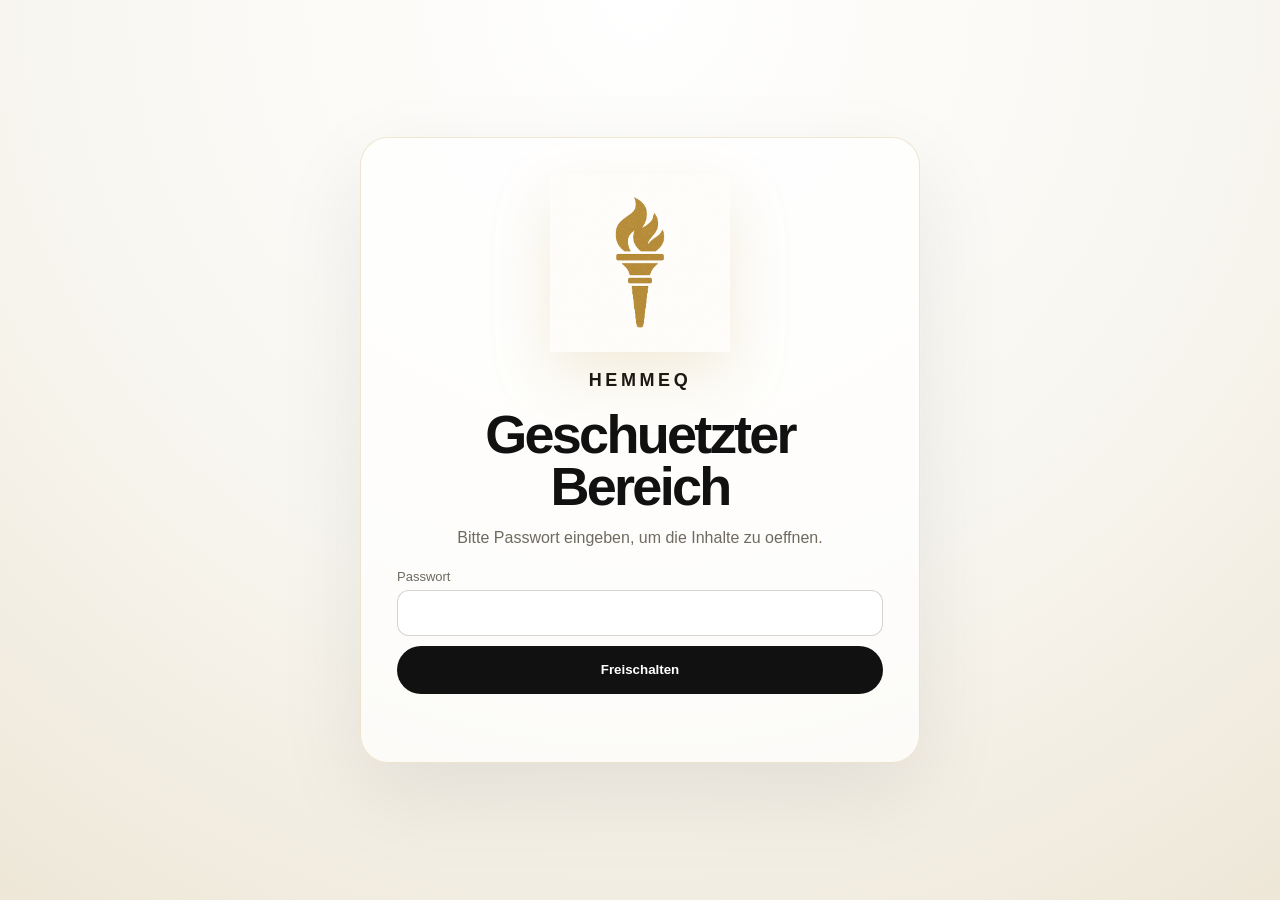
<file: index.html>
<!DOCTYPE html>
<html lang="de">
<head>
  <meta charset="UTF-8" />
  <meta name="viewport" content="width=device-width, initial-scale=1.0" />
  <link rel="icon" type="image/png" href="assets/images/hemmeq_logo_transparent.png" />
  <link rel="apple-touch-icon" href="assets/images/hemmeq_favicon.png" />
  <title>HEMMEQ</title>
  <link rel="stylesheet" href="assets/css/main.css" />
  <script src="assets/js/auth-guard.js"></script>
</head>
<body class="page-home">
  <div class="page">
    <header>
      <div class="brand">
        <img src="assets/images/logo.jpg" alt="HEMMEQ Logo" />
        <span>HEMMEQ</span>
      </div>
      <nav aria-label="Hauptnavigation">
        <a href="index.html">Start</a>
        <a href="about.html">Ueber uns</a>
        <a href="kunden.html">Kunden</a>
      </nav>
    </header>

    <main>
      <section>
        <div class="eyebrow">KI Beratung und Automatisierung</div>
        <h1>KI, die im Alltag wirkt.</h1>
        <p class="subline">
          HEMMEQ unterstutzt Unternehmen bei der Einfuhrung von KI in Prozesse, Vertrieb und Operations. Wir verbinden Strategie, Umsetzung und Schulung fur messbare Ergebnisse.
        </p>
        <div class="actions">
          <button class="button" id="openBooking" type="button">Termin buchen</button>
          <a class="button secondary" href="about.html">Ueber HEMMEQ</a>
          <a class="button secondary" href="kunden.html">Unsere Kunden</a>
          <a class="button secondary" href="mailto:viktor@hemmeq.com">Kontakt aufnehmen</a>
        </div>
      </section>

      <section class="logo-stage" aria-label="HEMMEQ Logo">
        <img src="assets/images/logo.jpg" alt="Goldene Fackel als HEMMEQ Logo" />
      </section>
    </main>

    <footer>
      <span>&copy; 2026 HEMMEQ. Alle Rechte vorbehalten.</span>
      <span>KI Beratung fur nachhaltiges Wachstum.</span>
    </footer>
  </div>

  <div class="modal-backdrop" id="bookingModal" aria-hidden="true">
    <div class="modal" role="dialog" aria-modal="true" aria-labelledby="bookingTitle">
      <h2 id="bookingTitle">Erstgesprach buchen</h2>
      <p>Wahlen Sie Ihren Wunschtermin. Wir bestatigen den Slot per E-Mail.</p>
      <form class="booking-form" id="bookingForm">
        <div>
          <label for="bookingDate">Datum</label>
          <input id="bookingDate" name="date" type="date" required />
        </div>
        <div>
          <label for="bookingTime">Uhrzeit</label>
          <input id="bookingTime" name="time" type="time" required />
        </div>
        <div>
          <label for="bookingName">Name</label>
          <input id="bookingName" name="name" type="text" required />
        </div>
        <div>
          <label for="bookingEmail">E-Mail</label>
          <input id="bookingEmail" name="email" type="email" required />
        </div>
        <div class="modal-actions">
          <button class="button" type="submit">Anfrage senden</button>
          <button class="button secondary" type="button" id="closeBooking">Schliessen</button>
        </div>
        <div class="status" id="bookingStatus">Vielen Dank. Ihre Terminanfrage wurde vorbereitet.</div>
      </form>
    </div>
  </div>

  <script src="assets/js/booking.js"></script>
</body>
</html>
</file>
<file: assets/css/main.css>
:root {
  --gold: #b8912d;
  --black: #111111;
  --white: #f8f6f0;
  --muted: #6f6a5f;
}

* {
  box-sizing: border-box;
  margin: 0;
  padding: 0;
}

body {
  min-height: 100vh;
  font-family: Arial, Helvetica, sans-serif;
  background: radial-gradient(circle at top, #ffffff 0%, var(--white) 55%, #eee7d8 100%);
  color: var(--black);
  display: flex;
  align-items: center;
  justify-content: center;
  padding: 24px;
}

.page {
  width: 100%;
  max-width: 1100px;
  min-height: 680px;
  background: rgba(255, 255, 255, 0.72);
  border: 1px solid rgba(184, 145, 45, 0.22);
  border-radius: 28px;
  box-shadow: 0 32px 90px rgba(17, 17, 17, 0.08);
  padding: 36px;
  display: flex;
  flex-direction: column;
  justify-content: space-between;
}

header {
  display: flex;
  align-items: center;
  justify-content: space-between;
  gap: 24px;
}

.brand {
  display: flex;
  align-items: center;
  gap: 14px;
  font-weight: 700;
  letter-spacing: 0.18em;
  font-size: 18px;
}

.brand img {
  width: 44px;
  height: 44px;
  object-fit: contain;
}

nav {
  display: flex;
  gap: 28px;
  font-size: 14px;
  color: var(--muted);
}

nav a {
  color: inherit;
  text-decoration: none;
}

nav a.active {
  color: var(--black);
  font-weight: 700;
}

.button {
  display: inline-flex;
  align-items: center;
  justify-content: center;
  min-height: 50px;
  padding: 0 22px;
  border-radius: 999px;
  border: 0;
  background: var(--black);
  color: #ffffff;
  text-decoration: none;
  font-weight: 700;
  font-size: 14px;
  cursor: pointer;
}

.button.secondary {
  background: transparent;
  color: var(--black);
  border: 1px solid rgba(17, 17, 17, 0.16);
}

footer {
  display: flex;
  justify-content: space-between;
  gap: 20px;
  color: var(--muted);
  font-size: 13px;
  border-top: 1px solid rgba(17, 17, 17, 0.08);
  padding-top: 22px;
}

.page-home main {
  display: grid;
  grid-template-columns: 1.1fr 0.9fr;
  align-items: center;
  gap: 56px;
  padding: 80px 16px;
}

.page-home .eyebrow {
  color: var(--gold);
  font-size: 13px;
  font-weight: 700;
  letter-spacing: 0.18em;
  text-transform: uppercase;
  margin-bottom: 22px;
}

.page-home h1 {
  font-size: clamp(48px, 8vw, 92px);
  line-height: 0.92;
  letter-spacing: -0.06em;
  margin-bottom: 28px;
}

.page-home .subline {
  max-width: 560px;
  color: var(--muted);
  font-size: 20px;
  line-height: 1.55;
  margin-bottom: 36px;
}

.page-home .actions {
  display: flex;
  flex-wrap: wrap;
  gap: 14px;
  align-items: center;
}

.page-home .logo-stage {
  display: flex;
  align-items: center;
  justify-content: center;
  min-height: 380px;
  border-radius: 36px;
  background: linear-gradient(145deg, rgba(184, 145, 45, 0.13), rgba(255, 255, 255, 0.65));
  border: 1px solid rgba(184, 145, 45, 0.2);
}

.page-home .logo-stage img {
  width: min(260px, 70%);
  height: auto;
  filter: drop-shadow(0 24px 30px rgba(184, 145, 45, 0.16));
}

.page-home .modal-backdrop {
  position: fixed;
  inset: 0;
  background: rgba(17, 17, 17, 0.45);
  display: none;
  align-items: center;
  justify-content: center;
  padding: 24px;
  z-index: 20;
}

.page-home .modal-backdrop.active {
  display: flex;
}

.page-home .modal {
  width: min(540px, 100%);
  background: #ffffff;
  border-radius: 22px;
  border: 1px solid rgba(184, 145, 45, 0.22);
  box-shadow: 0 30px 60px rgba(17, 17, 17, 0.2);
  padding: 26px;
}

.page-home .modal h2 {
  font-size: 28px;
  margin-bottom: 8px;
  letter-spacing: -0.03em;
}

.page-home .modal p {
  color: var(--muted);
  margin-bottom: 18px;
  line-height: 1.45;
}

.page-home .booking-form {
  display: grid;
  gap: 12px;
}

.page-home .booking-form label {
  font-size: 13px;
  color: var(--muted);
  margin-bottom: 4px;
  display: block;
}

.page-home .booking-form input {
  width: 100%;
  border: 1px solid rgba(17, 17, 17, 0.18);
  border-radius: 12px;
  min-height: 44px;
  padding: 10px 12px;
  font: inherit;
  color: var(--black);
}

.page-home .modal-actions {
  display: flex;
  gap: 10px;
  margin-top: 6px;
}

.page-home .status {
  display: none;
  margin-top: 8px;
  color: #1d5f37;
  font-size: 14px;
}

.page-home .status.visible {
  display: block;
}

.page-about main {
  display: grid;
  grid-template-columns: 1fr 0.95fr;
  align-items: center;
  gap: 56px;
  padding: 64px 16px;
}

.page-about .eyebrow {
  color: var(--gold);
  font-size: 13px;
  font-weight: 700;
  letter-spacing: 0.18em;
  text-transform: uppercase;
  margin-bottom: 18px;
}

.page-about h1 {
  font-size: clamp(38px, 6.2vw, 70px);
  line-height: 0.96;
  letter-spacing: -0.05em;
  margin-bottom: 22px;
}

.page-about .intro,
.page-about .body-text {
  color: var(--muted);
  line-height: 1.65;
  margin-bottom: 18px;
  font-size: 18px;
  max-width: 600px;
}

.page-about .actions {
  display: flex;
  flex-wrap: wrap;
  gap: 14px;
  margin-top: 14px;
}

.page-about .profile-stage {
  border-radius: 34px;
  padding: 18px;
  background: linear-gradient(145deg, rgba(184, 145, 45, 0.13), rgba(255, 255, 255, 0.65));
  border: 1px solid rgba(184, 145, 45, 0.2);
}

.page-about .profile-stage img {
  width: 100%;
  height: auto;
  border-radius: 24px;
  object-fit: cover;
  display: block;
  box-shadow: 0 20px 36px rgba(17, 17, 17, 0.16);
}

.page-about .profile-caption {
  margin-top: 12px;
  font-size: 13px;
  color: var(--muted);
  text-align: center;
}

.page-kunden main {
  padding: 64px 8px;
}

.page-kunden .eyebrow {
  color: var(--gold);
  font-size: 13px;
  font-weight: 700;
  letter-spacing: 0.18em;
  text-transform: uppercase;
  margin-bottom: 14px;
}

.page-kunden h1 {
  font-size: clamp(38px, 6.2vw, 68px);
  line-height: 0.96;
  letter-spacing: -0.05em;
  margin-bottom: 20px;
  max-width: 760px;
}

.page-kunden .intro {
  color: var(--muted);
  line-height: 1.65;
  margin-bottom: 30px;
  font-size: 18px;
  max-width: 760px;
}

.page-kunden .client-grid {
  display: grid;
  grid-template-columns: repeat(3, minmax(0, 1fr));
  gap: 16px;
}

.page-kunden .client-card {
  border-radius: 20px;
  border: 1px solid rgba(184, 145, 45, 0.2);
  background: linear-gradient(145deg, rgba(184, 145, 45, 0.09), rgba(255, 255, 255, 0.95));
  padding: 22px;
  min-height: 170px;
  display: flex;
  flex-direction: column;
  justify-content: space-between;
}

.page-kunden .client-name {
  font-size: 24px;
  line-height: 1.15;
  letter-spacing: -0.03em;
  margin-bottom: 12px;
}

.page-kunden .client-note {
  font-size: 14px;
  color: var(--muted);
  line-height: 1.55;
}

.page-kunden .actions {
  display: flex;
  flex-wrap: wrap;
  gap: 14px;
  margin-top: 24px;
}

.page-login .page {
  max-width: 560px;
  min-height: 0;
  text-align: center;
}

.page-login .logo {
  width: min(180px, 42vw);
  height: auto;
  margin: 0 auto 18px;
  display: block;
  filter: drop-shadow(0 24px 30px rgba(184, 145, 45, 0.16));
}

.page-login .brand-name {
  letter-spacing: 0.2em;
  font-weight: 700;
  font-size: 18px;
  margin-bottom: 18px;
}

.page-login h1 {
  font-size: clamp(34px, 7vw, 54px);
  line-height: 0.95;
  letter-spacing: -0.05em;
  margin-bottom: 14px;
}

.page-login p {
  color: var(--muted);
  line-height: 1.55;
  margin-bottom: 18px;
}

.page-login label {
  display: block;
  text-align: left;
  font-size: 13px;
  color: var(--muted);
  margin-bottom: 6px;
}

.page-login input {
  width: 100%;
  min-height: 46px;
  border-radius: 12px;
  border: 1px solid rgba(17, 17, 17, 0.18);
  padding: 10px 12px;
  font: inherit;
  margin-bottom: 10px;
}

.page-login button {
  width: 100%;
  min-height: 48px;
  border-radius: 999px;
  border: 0;
  background: var(--black);
  color: #ffffff;
  font-weight: 700;
  cursor: pointer;
}

.page-login .error {
  min-height: 22px;
  margin-top: 10px;
  color: #a01f1f;
  font-size: 14px;
}

@media (max-width: 920px) {
  .page-kunden .client-grid {
    grid-template-columns: 1fr;
  }
}

@media (max-width: 820px) {
  .page {
    padding: 24px;
    min-height: auto;
  }

  nav {
    display: none;
  }

  footer {
    flex-direction: column;
  }

  .page-home main {
    grid-template-columns: 1fr;
    padding: 56px 0;
  }

  .page-home .logo-stage {
    min-height: 260px;
    order: -1;
  }

  .page-about main {
    grid-template-columns: 1fr;
    gap: 28px;
    padding: 42px 0;
  }

  .page-about .intro,
  .page-about .body-text,
  .page-kunden .intro {
    font-size: 17px;
  }

  .page-kunden main {
    padding: 42px 0;
  }
}
</file>
